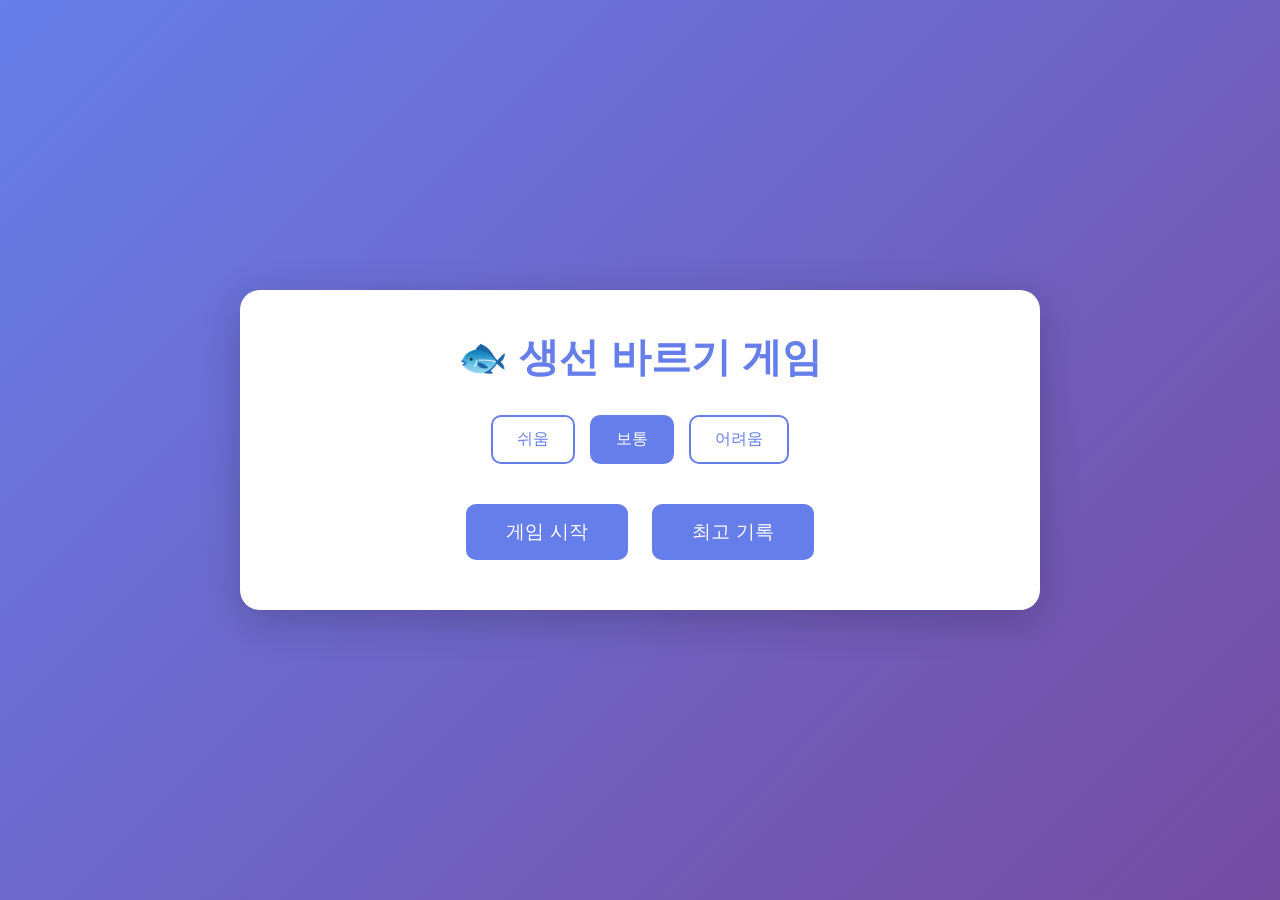
<file: index.html>
<!DOCTYPE html>
<html lang="ko">
<head>
    <meta charset="UTF-8">
    <meta name="viewport" content="width=device-width, initial-scale=1.0">
    <title>생선 바르기 게임</title>
    <style>
* {
    margin: 0;
    padding: 0;
    box-sizing: border-box;
}

body {
    font-family: 'Arial', sans-serif;
    background: linear-gradient(135deg, #667eea 0%, #764ba2 100%);
    min-height: 100vh;
    display: flex;
    justify-content: center;
    align-items: center;
    color: #333;
}

/* 화면 전환 */
.screen {
    display: none;
    width: 100%;
    max-width: 800px;
    margin: 20px;
}

.screen.active {
    display: block;
}

.container {
    background: white;
    border-radius: 20px;
    padding: 40px;
    box-shadow: 0 10px 40px rgba(0, 0, 0, 0.2);
    text-align: center;
}

/* 메인 화면 */
h1 {
    font-size: 2.5em;
    margin-bottom: 30px;
    color: #667eea;
}

h2 {
    font-size: 2em;
    margin-bottom: 20px;
    color: #667eea;
}

.difficulty-selection {
    display: flex;
    gap: 15px;
    justify-content: center;
    margin-bottom: 30px;
}

.difficulty-btn {
    padding: 12px 24px;
    font-size: 1em;
    border: 2px solid #667eea;
    background: white;
    color: #667eea;
    border-radius: 10px;
    cursor: pointer;
    transition: all 0.3s;
}

.difficulty-btn:hover {
    background: #f0f0f0;
}

.difficulty-btn.selected {
    background: #667eea;
    color: white;
}

.main-btn {
    padding: 15px 40px;
    font-size: 1.2em;
    background: #667eea;
    color: white;
    border: none;
    border-radius: 10px;
    cursor: pointer;
    margin: 10px;
    transition: all 0.3s;
}

.main-btn:hover {
    background: #5568d3;
    transform: translateY(-2px);
    box-shadow: 0 5px 15px rgba(102, 126, 234, 0.4);
}

/* 게임 화면 */
#game-screen {
    background: white;
    border-radius: 20px;
    padding: 20px;
    box-shadow: 0 10px 40px rgba(0, 0, 0, 0.2);
}

.game-header {
    display: flex;
    justify-content: space-between;
    margin-bottom: 15px;
    font-size: 1.2em;
}

.stat {
    background: #f0f0f0;
    padding: 10px 20px;
    border-radius: 10px;
}

.label {
    font-weight: bold;
    color: #667eea;
    margin-right: 5px;
}

#score, #timer {
    font-weight: bold;
    color: #333;
}

/* 진행도 바 */
.progress-bar {
    position: relative;
    background: #e0e0e0;
    height: 30px;
    border-radius: 15px;
    overflow: hidden;
    margin-bottom: 20px;
}

.progress-fill {
    height: 100%;
    background: linear-gradient(90deg, #667eea 0%, #764ba2 100%);
    width: 0%;
    transition: width 0.3s;
}

.progress-text {
    position: absolute;
    top: 50%;
    left: 50%;
    transform: translate(-50%, -50%);
    font-weight: bold;
    color: #333;
}

/* 캔버스 */
.canvas-container {
    background: #fafafa;
    border-radius: 10px;
    padding: 20px;
    margin-bottom: 15px;
    display: flex;
    justify-content: center;
    align-items: center;
    min-height: 400px;
}

#game-canvas {
    border: 2px solid #e0e0e0;
    border-radius: 10px;
    background: white;
    cursor: url('data:image/svg+xml;utf8,<svg xmlns="http://www.w3.org/2000/svg" width="32" height="32" viewBox="0 0 32 32"><defs><filter id="shadow"><feDropShadow dx="0.5" dy="0.5" stdDeviation="0.5" flood-opacity="0.3"/></filter></defs><g filter="url(%23shadow)"><rect x="8" y="2" width="2.5" height="28" rx="1.2" fill="%23D2691E" stroke="%238B4513" stroke-width="0.5"/><rect x="8.3" y="2" width="0.8" height="28" fill="%23F4A460"/><rect x="14" y="2" width="2.5" height="28" rx="1.2" fill="%23D2691E" stroke="%238B4513" stroke-width="0.5"/><rect x="14.3" y="2" width="0.8" height="28" fill="%23F4A460"/></g></svg>') 12 2, auto;
}

.game-hint {
    font-size: 1.1em;
    color: #667eea;
    padding: 10px;
}

/* 결과 화면 */
.stars {
    font-size: 3em;
    margin: 20px 0;
}

.result-stats {
    margin: 30px 0;
}

.result-stat {
    display: flex;
    justify-content: space-between;
    align-items: center;
    padding: 15px;
    margin: 10px 0;
    background: #f0f0f0;
    border-radius: 10px;
}

.result-label {
    font-weight: bold;
    color: #667eea;
}

.result-value {
    font-size: 1.3em;
    font-weight: bold;
    color: #333;
}

.result-buttons {
    display: flex;
    gap: 15px;
    justify-content: center;
    flex-wrap: wrap;
}

/* 최고 기록 화면 */
#records-list {
    margin: 20px 0;
    max-height: 400px;
    overflow-y: auto;
}

.record-item {
    display: flex;
    justify-content: space-between;
    padding: 15px;
    margin: 10px 0;
    background: #f0f0f0;
    border-radius: 10px;
}

.record-difficulty {
    font-weight: bold;
    color: #667eea;
}

.no-records {
    padding: 40px;
    color: #999;
    font-style: italic;
}

/* 반응형 디자인 */
@media (max-width: 768px) {
    h1 {
        font-size: 2em;
    }

    .container {
        padding: 20px;
    }

    .difficulty-selection {
        flex-direction: column;
    }

    .difficulty-btn {
        width: 100%;
    }

    .game-header {
        flex-direction: column;
        gap: 10px;
    }

    .stat {
        width: 100%;
    }

    .canvas-container {
        padding: 10px;
        min-height: 300px;
    }

    #game-canvas {
        max-width: 100%;
    }

    .result-buttons {
        flex-direction: column;
    }

    .main-btn {
        width: 100%;
    }
}

/* 애니메이션 */
@keyframes fadeIn {
    from {
        opacity: 0;
        transform: translateY(20px);
    }
    to {
        opacity: 1;
        transform: translateY(0);
    }
}

.screen.active {
    animation: fadeIn 0.3s ease-out;
}

@keyframes pulse {
    0%, 100% {
        transform: scale(1);
    }
    50% {
        transform: scale(1.05);
    }
}

.difficulty-btn.selected {
    animation: pulse 2s infinite;
}
    </style>
</head>
<body>
    <!-- 메인 화면 -->
    <div id="main-screen" class="screen active">
        <div class="container">
            <h1>🐟 생선 바르기 게임</h1>
            <div class="difficulty-selection">
                <button class="difficulty-btn" data-difficulty="easy">쉬움</button>
                <button class="difficulty-btn selected" data-difficulty="normal">보통</button>
                <button class="difficulty-btn" data-difficulty="hard">어려움</button>
            </div>
            <button id="start-btn" class="main-btn">게임 시작</button>
            <button id="records-btn" class="main-btn">최고 기록</button>
        </div>
    </div>

    <!-- 게임 화면 -->
    <div id="game-screen" class="screen">
        <div class="game-header">
            <div class="stat">
                <span class="label">점수:</span>
                <span id="score">0</span>
            </div>
            <div class="stat">
                <span class="label">시간:</span>
                <span id="timer">--</span>
            </div>
        </div>
        <div class="progress-bar">
            <div class="progress-fill" id="progress-fill"></div>
            <span class="progress-text" id="progress-text">0/0</span>
        </div>
        <div class="canvas-container">
            <canvas id="game-canvas"></canvas>
        </div>
        <div class="game-hint">
            💡 가시를 칼로 그어 제거하세요!
        </div>
    </div>

    <!-- 결과 화면 -->
    <div id="result-screen" class="screen">
        <div class="container">
            <h2>🎉 완료! 🎉</h2>
            <div class="stars" id="stars"></div>
            <div class="result-stats">
                <div class="result-stat">
                    <span class="result-label">최종 점수:</span>
                    <span class="result-value" id="final-score">0</span>
                </div>
                <div class="result-stat">
                    <span class="result-label">정확도:</span>
                    <span class="result-value" id="accuracy">0%</span>
                </div>
                <div class="result-stat">
                    <span class="result-label">소요 시간:</span>
                    <span class="result-value" id="time-taken">0초</span>
                </div>
            </div>
            <div class="result-buttons">
                <button id="retry-btn" class="main-btn">다시하기</button>
                <button id="home-btn" class="main-btn">메인으로</button>
            </div>
        </div>
    </div>

    <!-- 최고 기록 화면 -->
    <div id="records-screen" class="screen">
        <div class="container">
            <h2>🏆 최고 기록</h2>
            <div id="records-list">
                <!-- 기록이 여기에 표시됩니다 -->
            </div>
            <button id="records-back-btn" class="main-btn">돌아가기</button>
        </div>
    </div>

    <script>
// ========== fish.js ==========
/**
 * 생선 클래스
 * 생선의 모양, 가시(뼈) 위치 등을 관리
 */
class Fish {
    constructor(canvasWidth, canvasHeight, difficulty) {
        this.canvasWidth = canvasWidth;
        this.canvasHeight = canvasHeight;
        this.difficulty = difficulty;

        // 생선 크기 및 위치
        this.x = canvasWidth / 2;
        this.y = canvasHeight / 2;
        this.width = 300;
        this.height = 120;

        // 난이도별 가시 개수
        this.boneCount = this.getBoneCount();
        this.bones = [];
        this.generateBones();
    }

    /**
     * 난이도별 가시 개수 반환
     */
    getBoneCount() {
        switch(this.difficulty) {
            case 'easy': return 5;
            case 'normal': return 7;
            case 'hard': return 10;
            default: return 7;
        }
    }

    /**
     * 가시(뼈) 생성
     * 중앙 척추뼈와 X자 갈비뼈 구조 생성
     */
    generateBones() {
        this.bones = [];

        // 난이도에 따른 가시 개수
        const boneCount = this.difficulty === 'easy' ? 3 :
                         this.difficulty === 'normal' ? 4 : 4;

        // 척추뼈 생성 (중앙 수평선을 여러 세그먼트로)
        const spineSegments = 8;
        const spineStartX = this.x - this.width * 0.35;
        const spineEndX = this.x + this.width * 0.2;
        const spineY = this.y;
        const segmentLength = (spineEndX - spineStartX) / spineSegments;

        for (let i = 0; i < spineSegments; i++) {
            this.bones.push({
                type: 'spine',
                startX: spineStartX + i * segmentLength,
                startY: spineY,
                endX: spineStartX + (i + 1) * segmentLength,
                endY: spineY,
                removed: false
            });
        }

        // 척추뼈의 길이를 기준으로 가시 배치 위치 계산
        const spineLength = spineEndX - spineStartX;
        const boneSpacing = spineLength / (boneCount + 1);

        // 기본 가시 길이 (척추에서 멀수록 짧아짐)
        const baseRibLength = this.height * 0.35;

        // 각도 범위 (50도 ~ 60도, 라디안으로)
        const minAngle = (50 * Math.PI) / 180;
        const maxAngle = (60 * Math.PI) / 180;
        const angleStep = (maxAngle - minAngle) / (boneCount - 1);

        // 왼쪽 위 가시들 (척추뼈 왼쪽에서 위쪽으로)
        for (let i = 0; i < boneCount; i++) {
            const boneX = spineStartX + (i + 1) * boneSpacing;
            const angle = minAngle + angleStep * i; // 각도를 조금씩 다르게
            const lengthMultiplier = 1.0 - (i * 0.15); // 척추에서 멀수록 짧아짐
            const ribLength = baseRibLength * lengthMultiplier;

            this.bones.push({
                type: 'rib-left',
                startX: boneX,
                startY: spineY,
                endX: boneX - ribLength * Math.cos(angle),
                endY: spineY - ribLength * Math.sin(angle),
                removed: false
            });
        }

        // 오른쪽 아래 가시들 (척추뼈 오른쪽에서 아래쪽으로)
        for (let i = 0; i < boneCount; i++) {
            const boneX = spineStartX + (i + 1) * boneSpacing;
            const angle = minAngle + angleStep * i; // 각도를 조금씩 다르게
            const lengthMultiplier = 1.0 - (i * 0.15); // 척추에서 멀수록 짧아짐
            const ribLength = baseRibLength * lengthMultiplier;

            this.bones.push({
                type: 'rib-right',
                startX: boneX,
                startY: spineY,
                endX: boneX + ribLength * Math.cos(angle),
                endY: spineY + ribLength * Math.sin(angle),
                removed: false
            });
        }
    }

    /**
     * 깨끗하게 발라진 생선 그리기 (모든 가시 제거 완료 시)
     * 뼈대 없이 깨끗한 구운 생선 몸통만 표시
     */
    drawFilletedFish(ctx) {
        ctx.save();
        ctx.translate(this.x, this.y);

        // 그림자 효과
        ctx.shadowColor = 'rgba(0, 0, 0, 0.15)';
        ctx.shadowBlur = 15;
        ctx.shadowOffsetX = 4;
        ctx.shadowOffsetY = 4;

        // 꼬리 지느러미 - 구운 색상
        ctx.fillStyle = '#D2691E';
        ctx.strokeStyle = '#8B4513';
        ctx.lineWidth = 3;

        ctx.beginPath();
        ctx.moveTo(-this.width/2, -15);
        ctx.lineTo(-this.width/2 - 40, -35);
        ctx.lineTo(-this.width/2 - 35, 0);
        ctx.lineTo(-this.width/2 - 40, 35);
        ctx.lineTo(-this.width/2, 15);
        ctx.closePath();
        ctx.fill();
        ctx.stroke();

        // 꼬리 지느러미 디테일 선
        ctx.strokeStyle = '#A0522D';
        ctx.lineWidth = 2;
        ctx.beginPath();
        ctx.moveTo(-this.width/2 - 10, -15);
        ctx.lineTo(-this.width/2 - 35, 0);
        ctx.moveTo(-this.width/2 - 10, 15);
        ctx.lineTo(-this.width/2 - 35, 0);
        ctx.stroke();

        // 생선 몸통 (타원형) - 구운 황금빛 갈색
        const gradient = ctx.createLinearGradient(-this.width/2, -this.height/2, this.width/2, this.height/2);
        gradient.addColorStop(0, '#CD853F');
        gradient.addColorStop(0.5, '#F4A460');
        gradient.addColorStop(1, '#D2691E');

        ctx.fillStyle = gradient;
        ctx.strokeStyle = '#8B4513';
        ctx.lineWidth = 4;

        ctx.beginPath();
        ctx.ellipse(0, 0, this.width/2, this.height/2, 0, 0, Math.PI * 2);
        ctx.fill();
        ctx.stroke();

        // 배 부분 (더 밝은 황금색)
        ctx.fillStyle = 'rgba(255, 228, 181, 0.5)';
        ctx.beginPath();
        ctx.ellipse(0, this.height/6, this.width/2.5, this.height/4, 0, 0, Math.PI * 2);
        ctx.fill();

        // 그릴 자국 (구운 느낌)
        ctx.strokeStyle = 'rgba(139, 69, 19, 0.4)';
        ctx.lineWidth = 2.5;
        ctx.lineCap = 'round';
        for (let i = -this.width/2.5; i < this.width/2.5; i += 25) {
            ctx.beginPath();
            ctx.moveTo(i, -this.height/2.2);
            ctx.lineTo(i + 10, this.height/2.2);
            ctx.stroke();
        }

        ctx.shadowColor = 'transparent';

        // 등 지느러미 - 구운 색상
        ctx.fillStyle = '#CD853F';
        ctx.strokeStyle = '#8B4513';
        ctx.lineWidth = 3;

        ctx.beginPath();
        ctx.moveTo(-30, -this.height/2);
        ctx.lineTo(-20, -this.height/2 - 25);
        ctx.lineTo(0, -this.height/2 - 30);
        ctx.lineTo(20, -this.height/2 - 25);
        ctx.lineTo(30, -this.height/2);
        ctx.closePath();
        ctx.fill();
        ctx.stroke();

        // 배 지느러미 - 구운 색상
        ctx.beginPath();
        ctx.moveTo(10, this.height/2);
        ctx.lineTo(5, this.height/2 + 15);
        ctx.lineTo(20, this.height/2 + 10);
        ctx.closePath();
        ctx.fill();
        ctx.stroke();

        // 생선 눈
        const eyeX = this.width/3;
        const eyeY = -this.height/5;

        // 눈 흰자
        ctx.fillStyle = 'white';
        ctx.strokeStyle = '#333';
        ctx.lineWidth = 2;
        ctx.beginPath();
        ctx.arc(eyeX, eyeY, 14, 0, Math.PI * 2);
        ctx.fill();
        ctx.stroke();

        // 눈동자
        ctx.fillStyle = '#2C3E50';
        ctx.beginPath();
        ctx.arc(eyeX + 2, eyeY, 7, 0, Math.PI * 2);
        ctx.fill();

        // 눈 하이라이트
        ctx.fillStyle = 'white';
        ctx.beginPath();
        ctx.arc(eyeX + 4, eyeY - 2, 3, 0, Math.PI * 2);
        ctx.fill();

        // 생선 입 (미소) - 구운 색상
        ctx.strokeStyle = '#8B4513';
        ctx.lineWidth = 2.5;
        ctx.lineCap = 'round';
        ctx.beginPath();
        ctx.arc(this.width/2 - 15, 5, 10, 0.1, Math.PI * 0.8);
        ctx.stroke();

        // 아가미 - 구운 색상
        ctx.strokeStyle = '#A0522D';
        ctx.lineWidth = 2;
        for (let i = 0; i < 3; i++) {
            ctx.beginPath();
            ctx.arc(this.width/6 - i * 8, 0, 25, Math.PI * 0.6, Math.PI * 1.4);
            ctx.stroke();
        }

        // 성공 표시 (반짝이는 별 효과)
        ctx.save();
        ctx.shadowColor = 'rgba(255, 215, 0, 0.8)';
        ctx.shadowBlur = 10;

        // 별 3개 그리기
        const stars = [
            {x: -this.width/3, y: -this.height/2 - 50, size: 20},
            {x: 0, y: -this.height/2 - 60, size: 25},
            {x: this.width/3, y: -this.height/2 - 50, size: 20}
        ];

        stars.forEach(star => {
            ctx.fillStyle = '#FFD700';
            ctx.beginPath();
            for (let i = 0; i < 5; i++) {
                const angle = (i * 4 * Math.PI) / 5 - Math.PI / 2;
                const radius = i % 2 === 0 ? star.size : star.size / 2;
                const x = star.x + Math.cos(angle) * radius;
                const y = star.y + Math.sin(angle) * radius;
                if (i === 0) ctx.moveTo(x, y);
                else ctx.lineTo(x, y);
            }
            ctx.closePath();
            ctx.fill();
        });

        ctx.restore();

        ctx.restore();
    }

    /**
     * 생선 그리기
     */
    draw(ctx) {
        // 모든 가시가 제거되었으면 발라진 상태로 표시
        if (this.allBonesRemoved()) {
            this.drawFilletedFish(ctx);
            return;
        }

        console.log('Drawing fish at:', this.x, this.y);
        ctx.save();
        ctx.translate(this.x, this.y);

        // 그림자 효과
        ctx.shadowColor = 'rgba(0, 0, 0, 0.15)';
        ctx.shadowBlur = 15;
        ctx.shadowOffsetX = 4;
        ctx.shadowOffsetY = 4;

        // 꼬리 지느러미 (먼저 그려서 몸통 뒤에 위치) - 구운 색상
        ctx.fillStyle = '#D2691E';
        ctx.strokeStyle = '#8B4513';
        ctx.lineWidth = 3;

        ctx.beginPath();
        ctx.moveTo(-this.width/2, -15);
        ctx.lineTo(-this.width/2 - 40, -35);
        ctx.lineTo(-this.width/2 - 35, 0);
        ctx.lineTo(-this.width/2 - 40, 35);
        ctx.lineTo(-this.width/2, 15);
        ctx.closePath();
        ctx.fill();
        ctx.stroke();

        // 꼬리 지느러미 디테일 선
        ctx.strokeStyle = '#A0522D';
        ctx.lineWidth = 2;
        ctx.beginPath();
        ctx.moveTo(-this.width/2 - 10, -15);
        ctx.lineTo(-this.width/2 - 35, 0);
        ctx.moveTo(-this.width/2 - 10, 15);
        ctx.lineTo(-this.width/2 - 35, 0);
        ctx.stroke();

        // 생선 몸통 (타원형) - 구운 황금빛 갈색
        const gradient = ctx.createLinearGradient(-this.width/2, -this.height/2, this.width/2, this.height/2);
        gradient.addColorStop(0, '#CD853F');
        gradient.addColorStop(0.5, '#F4A460');
        gradient.addColorStop(1, '#D2691E');

        ctx.fillStyle = gradient;
        ctx.strokeStyle = '#8B4513';
        ctx.lineWidth = 4;

        ctx.beginPath();
        ctx.ellipse(0, 0, this.width/2, this.height/2, 0, 0, Math.PI * 2);
        ctx.fill();
        ctx.stroke();

        // 배 부분 (더 밝은 황금색)
        ctx.fillStyle = 'rgba(255, 228, 181, 0.5)';
        ctx.beginPath();
        ctx.ellipse(0, this.height/6, this.width/2.5, this.height/4, 0, 0, Math.PI * 2);
        ctx.fill();

        // 그릴 자국 (구운 느낌)
        ctx.strokeStyle = 'rgba(139, 69, 19, 0.4)';
        ctx.lineWidth = 2.5;
        ctx.lineCap = 'round';
        for (let i = -this.width/2.5; i < this.width/2.5; i += 25) {
            ctx.beginPath();
            ctx.moveTo(i, -this.height/2.2);
            ctx.lineTo(i + 10, this.height/2.2);
            ctx.stroke();
        }

        ctx.shadowColor = 'transparent';

        // 등 지느러미 - 구운 색상
        ctx.fillStyle = '#CD853F';
        ctx.strokeStyle = '#8B4513';
        ctx.lineWidth = 3;

        ctx.beginPath();
        ctx.moveTo(-30, -this.height/2);
        ctx.lineTo(-20, -this.height/2 - 25);
        ctx.lineTo(0, -this.height/2 - 30);
        ctx.lineTo(20, -this.height/2 - 25);
        ctx.lineTo(30, -this.height/2);
        ctx.closePath();
        ctx.fill();
        ctx.stroke();

        // 배 지느러미 - 구운 색상
        ctx.beginPath();
        ctx.moveTo(10, this.height/2);
        ctx.lineTo(5, this.height/2 + 15);
        ctx.lineTo(20, this.height/2 + 10);
        ctx.closePath();
        ctx.fill();
        ctx.stroke();

        // 생선 눈
        const eyeX = this.width/3;
        const eyeY = -this.height/5;

        // 눈 흰자
        ctx.fillStyle = 'white';
        ctx.strokeStyle = '#333';
        ctx.lineWidth = 2;
        ctx.beginPath();
        ctx.arc(eyeX, eyeY, 14, 0, Math.PI * 2);
        ctx.fill();
        ctx.stroke();

        // 눈동자
        ctx.fillStyle = '#2C3E50';
        ctx.beginPath();
        ctx.arc(eyeX + 2, eyeY, 7, 0, Math.PI * 2);
        ctx.fill();

        // 눈 하이라이트
        ctx.fillStyle = 'white';
        ctx.beginPath();
        ctx.arc(eyeX + 4, eyeY - 2, 3, 0, Math.PI * 2);
        ctx.fill();

        // 생선 입 (미소) - 구운 색상
        ctx.strokeStyle = '#8B4513';
        ctx.lineWidth = 2.5;
        ctx.lineCap = 'round';
        ctx.beginPath();
        ctx.arc(this.width/2 - 15, 5, 10, 0.1, Math.PI * 0.8);
        ctx.stroke();

        // 아가미 - 구운 색상
        ctx.strokeStyle = '#A0522D';
        ctx.lineWidth = 2;
        for (let i = 0; i < 3; i++) {
            ctx.beginPath();
            ctx.arc(this.width/6 - i * 8, 0, 25, Math.PI * 0.6, Math.PI * 1.4);
            ctx.stroke();
        }

        ctx.restore();
    }

    /**
     * 가시(뼈) 그리기
     * 중앙 척추뼈와 X자 갈비뼈를 연결된 구조로 그리기
     */
    drawBones(ctx) {
        ctx.save();

        // 제거되지 않은 뼈만 그리기
        const activeBones = this.bones.filter(bone => !bone.removed);

        if (activeBones.length === 0) return;

        // 그림자 효과
        ctx.shadowColor = 'rgba(0, 0, 0, 0.25)';
        ctx.shadowBlur = 3;
        ctx.shadowOffsetX = 2;
        ctx.shadowOffsetY = 2;

        // 척추뼈 그리기 (더 굵게)
        const spineBones = activeBones.filter(bone => bone.type === 'spine');
        if (spineBones.length > 0) {
            ctx.strokeStyle = '#999999';
            ctx.lineWidth = 5;
            ctx.lineCap = 'round';
            ctx.lineJoin = 'round';

            ctx.beginPath();
            spineBones.forEach((bone, index) => {
                if (index === 0) {
                    ctx.moveTo(bone.startX, bone.startY);
                }
                ctx.lineTo(bone.endX, bone.endY);
            });
            ctx.stroke();

            // 척추뼈 하이라이트 (입체감)
            ctx.strokeStyle = '#BBBBBB';
            ctx.lineWidth = 2;
            ctx.beginPath();
            spineBones.forEach((bone, index) => {
                if (index === 0) {
                    ctx.moveTo(bone.startX, bone.startY - 1);
                }
                ctx.lineTo(bone.endX, bone.endY - 1);
            });
            ctx.stroke();
        }

        // 가시 그리기 (왼쪽 위 + 오른쪽 아래)
        const ribBones = activeBones.filter(bone => bone.type === 'rib-left' || bone.type === 'rib-right');
        ctx.strokeStyle = '#AAAAAA';
        ctx.lineWidth = 3;
        ctx.lineCap = 'round';

        ribBones.forEach(bone => {
            ctx.beginPath();
            ctx.moveTo(bone.startX, bone.startY);
            ctx.lineTo(bone.endX, bone.endY);
            ctx.stroke();

            // 가시 하이라이트
            ctx.strokeStyle = '#CCCCCC';
            ctx.lineWidth = 1.5;
            ctx.beginPath();
            ctx.moveTo(bone.startX, bone.startY);
            const midX = (bone.startX + bone.endX) / 2;
            const midY = (bone.startY + bone.endY) / 2;
            ctx.lineTo(midX, midY);
            ctx.stroke();

            ctx.strokeStyle = '#AAAAAA';
            ctx.lineWidth = 3;
        });

        ctx.shadowColor = 'transparent';

        // 제거된 뼈 위치에 체크 마크 표시
        const removedBones = this.bones.filter(bone => bone.removed);
        removedBones.forEach(bone => {
            const centerX = (bone.startX + bone.endX) / 2;
            const centerY = (bone.startY + bone.endY) / 2;

            // 작은 체크 마크
            ctx.strokeStyle = '#4CAF50';
            ctx.lineWidth = 2;
            ctx.lineCap = 'round';
            ctx.lineJoin = 'round';
            ctx.beginPath();
            ctx.moveTo(centerX - 5, centerY);
            ctx.lineTo(centerX - 2, centerY + 3);
            ctx.lineTo(centerX + 5, centerY - 4);
            ctx.stroke();
        });

        ctx.restore();
    }

    /**
     * 특정 위치에 가시가 있는지 확인하고 제거
     * 선분과 점 사이의 거리를 계산하여 제거
     * @param {number} x - x 좌표
     * @param {number} y - y 좌표
     * @returns {boolean} - 가시를 제거했는지 여부
     */
    checkBoneRemoval(x, y) {
        for (let bone of this.bones) {
            if (!bone.removed) {
                // 점과 선분 사이의 거리 계산
                const distance = this.pointToLineDistance(
                    x, y,
                    bone.startX, bone.startY,
                    bone.endX, bone.endY
                );

                // 척추뼈는 더 넓은 범위, 갈비뼈는 좁은 범위
                const threshold = bone.type === 'spine' ? 8 : 6;

                if (distance < threshold) {
                    bone.removed = true;
                    return true;
                }
            }
        }
        return false;
    }

    /**
     * 점과 선분 사이의 최단 거리 계산
     */
    pointToLineDistance(px, py, x1, y1, x2, y2) {
        const A = px - x1;
        const B = py - y1;
        const C = x2 - x1;
        const D = y2 - y1;

        const dot = A * C + B * D;
        const lenSq = C * C + D * D;
        let param = -1;

        if (lenSq !== 0) {
            param = dot / lenSq;
        }

        let xx, yy;

        if (param < 0) {
            xx = x1;
            yy = y1;
        } else if (param > 1) {
            xx = x2;
            yy = y2;
        } else {
            xx = x1 + param * C;
            yy = y1 + param * D;
        }

        const dx = px - xx;
        const dy = py - yy;

        return Math.sqrt(dx * dx + dy * dy);
    }

    /**
     * 모든 가시가 제거되었는지 확인
     */
    allBonesRemoved() {
        return this.bones.every(bone => bone.removed);
    }

    /**
     * 제거된 가시 개수 반환
     */
    getRemovedCount() {
        return this.bones.filter(bone => bone.removed).length;
    }

    /**
     * 전체 가시 개수 반환
     */
    getTotalCount() {
        return this.bones.length;
    }
}

// ========== ui.js ==========
/**
 * UI 컨트롤러
 * 화면 전환 및 UI 업데이트 담당
 */
class UIController {
    constructor() {
        // 화면 요소들
        this.screens = {
            main: document.getElementById('main-screen'),
            game: document.getElementById('game-screen'),
            result: document.getElementById('result-screen'),
            records: document.getElementById('records-screen')
        };

        // UI 요소들
        this.elements = {
            score: document.getElementById('score'),
            timer: document.getElementById('timer'),
            progressFill: document.getElementById('progress-fill'),
            progressText: document.getElementById('progress-text'),
            stars: document.getElementById('stars'),
            finalScore: document.getElementById('final-score'),
            accuracy: document.getElementById('accuracy'),
            timeTaken: document.getElementById('time-taken'),
            recordsList: document.getElementById('records-list')
        };

        // 난이도 선택
        this.selectedDifficulty = 'normal';
        this.setupDifficultyButtons();
    }

    /**
     * 난이도 버튼 설정
     */
    setupDifficultyButtons() {
        const difficultyButtons = document.querySelectorAll('.difficulty-btn');
        difficultyButtons.forEach(btn => {
            btn.addEventListener('click', () => {
                difficultyButtons.forEach(b => b.classList.remove('selected'));
                btn.classList.add('selected');
                this.selectedDifficulty = btn.dataset.difficulty;
            });
        });
    }

    /**
     * 화면 전환
     */
    showScreen(screenName) {
        Object.values(this.screens).forEach(screen => {
            screen.classList.remove('active');
        });
        if (this.screens[screenName]) {
            this.screens[screenName].classList.add('active');
        }
    }

    /**
     * 점수 업데이트
     */
    updateScore(score) {
        this.elements.score.textContent = Math.round(score);
    }

    /**
     * 타이머 업데이트
     */
    updateTimer(seconds) {
        if (seconds === null) {
            this.elements.timer.textContent = '무제한';
        } else {
            this.elements.timer.textContent = `${seconds}초`;
        }
    }

    /**
     * 진행도 바 업데이트
     */
    updateProgress(removed, total) {
        const percentage = (removed / total) * 100;
        this.elements.progressFill.style.width = `${percentage}%`;
        this.elements.progressText.textContent = `${removed}/${total}`;
    }

    /**
     * 결과 화면 표시
     */
    showResult(stats) {
        // 별점 계산 (점수 기반)
        let starCount = 1;
        if (stats.score >= 800) starCount = 3;
        else if (stats.score >= 500) starCount = 2;

        // 별 표시
        const starHTML = '⭐'.repeat(starCount) + '☆'.repeat(3 - starCount);
        this.elements.stars.innerHTML = starHTML;

        // 통계 표시
        this.elements.finalScore.textContent = Math.round(stats.score);
        this.elements.accuracy.textContent = `${Math.round(stats.accuracy)}%`;
        this.elements.timeTaken.textContent = `${stats.timeTaken}초`;

        // 결과 화면으로 전환
        this.showScreen('result');
    }

    /**
     * 최고 기록 표시
     */
    showRecords() {
        const records = this.loadRecords();
        const recordsList = this.elements.recordsList;

        if (records.length === 0) {
            recordsList.innerHTML = '<div class="no-records">아직 기록이 없습니다</div>';
        } else {
            recordsList.innerHTML = records.map((record, index) => `
                <div class="record-item">
                    <div>
                        <div class="record-difficulty">${this.getDifficultyText(record.difficulty)}</div>
                        <div style="color: #999; font-size: 0.9em;">${record.date}</div>
                    </div>
                    <div style="text-align: right;">
                        <div style="font-size: 1.3em; font-weight: bold; color: #667eea;">
                            ${Math.round(record.score)}점
                        </div>
                        <div style="color: #999; font-size: 0.9em;">
                            정확도: ${Math.round(record.accuracy)}%
                        </div>
                    </div>
                </div>
            `).join('');
        }

        this.showScreen('records');
    }

    /**
     * 난이도 텍스트 반환
     */
    getDifficultyText(difficulty) {
        const texts = {
            'easy': '쉬움',
            'normal': '보통',
            'hard': '어려움'
        };
        return texts[difficulty] || difficulty;
    }

    /**
     * 기록 저장
     */
    saveRecord(difficulty, score, accuracy, timeTaken) {
        const records = this.loadRecords();
        const newRecord = {
            difficulty,
            score,
            accuracy,
            timeTaken,
            date: new Date().toLocaleDateString('ko-KR')
        };

        records.push(newRecord);

        // 점수 기준으로 정렬하고 상위 10개만 유지
        records.sort((a, b) => b.score - a.score);
        const topRecords = records.slice(0, 10);

        localStorage.setItem('fishGameRecords', JSON.stringify(topRecords));
    }

    /**
     * 기록 불러오기
     */
    loadRecords() {
        const saved = localStorage.getItem('fishGameRecords');
        return saved ? JSON.parse(saved) : [];
    }

    /**
     * 선택된 난이도 반환
     */
    getSelectedDifficulty() {
        return this.selectedDifficulty;
    }
}

// ========== game.js ==========
/**
 * 생선 바르기 게임 - 메인 게임 로직
 */
class FishFilletingGame {
    constructor() {
        // 캔버스 설정
        this.canvas = document.getElementById('game-canvas');
        this.ctx = this.canvas.getContext('2d');
        this.setupCanvas();

        // UI 컨트롤러
        this.ui = new UIController();

        // 게임 상태
        this.gameState = 'idle'; // idle, playing, finished
        this.fish = null;
        this.difficulty = 'normal';

        // 점수 관련
        this.score = 0;
        this.totalCuts = 0;
        this.accurateCuts = 0;

        // 타이머 관련
        this.timeLimit = null;
        this.remainingTime = null;
        this.timerInterval = null;
        this.startTime = null;

        // 드래그 관련
        this.isDragging = false;
        this.dragPath = [];
        this.lastCheckPoint = null;

        // 이벤트 리스너 설정
        this.setupEventListeners();

        // 초기 화면
        this.ui.showScreen('main');
    }

    /**
     * 캔버스 크기 설정
     */
    setupCanvas() {
        const container = this.canvas.parentElement;
        const maxWidth = 600;
        const maxHeight = 400;

        // 컨테이너 크기를 가져오되, 최소값 보장
        const containerWidth = container.clientWidth || 640;
        this.canvas.width = Math.min(maxWidth, Math.max(400, containerWidth - 40));
        this.canvas.height = maxHeight;

        console.log('Canvas size:', this.canvas.width, 'x', this.canvas.height);
    }

    /**
     * 이벤트 리스너 설정
     */
    setupEventListeners() {
        // 메인 화면 버튼들
        document.getElementById('start-btn').addEventListener('click', () => {
            this.startGame();
        });

        document.getElementById('records-btn').addEventListener('click', () => {
            this.ui.showRecords();
        });

        // 결과 화면 버튼들
        document.getElementById('retry-btn').addEventListener('click', () => {
            this.startGame();
        });

        document.getElementById('home-btn').addEventListener('click', () => {
            this.ui.showScreen('main');
        });

        // 최고 기록 화면 버튼
        document.getElementById('records-back-btn').addEventListener('click', () => {
            this.ui.showScreen('main');
        });

        // 캔버스 마우스 이벤트 (데스크톱)
        this.canvas.addEventListener('mousedown', (e) => this.handleDragStart(e));
        this.canvas.addEventListener('mousemove', (e) => this.handleDragMove(e));
        this.canvas.addEventListener('mouseup', (e) => this.handleDragEnd(e));
        this.canvas.addEventListener('mouseleave', (e) => this.handleDragEnd(e));

        // 캔버스 터치 이벤트 (모바일)
        this.canvas.addEventListener('touchstart', (e) => {
            e.preventDefault();
            this.handleDragStart(e.touches[0]);
        });
        this.canvas.addEventListener('touchmove', (e) => {
            e.preventDefault();
            this.handleDragMove(e.touches[0]);
        });
        this.canvas.addEventListener('touchend', (e) => {
            e.preventDefault();
            this.handleDragEnd(e);
        });

        // 윈도우 리사이즈
        window.addEventListener('resize', () => {
            if (this.gameState === 'playing') {
                this.setupCanvas();
                this.render();
            }
        });
    }

    /**
     * 게임 시작
     */
    startGame() {
        // 난이도 가져오기
        this.difficulty = this.ui.getSelectedDifficulty();

        // 타이머 설정
        switch(this.difficulty) {
            case 'easy':
                this.timeLimit = null; // 무제한
                break;
            case 'normal':
                this.timeLimit = 60;
                break;
            case 'hard':
                this.timeLimit = 45;
                break;
        }

        // UI 화면 먼저 전환 (캔버스가 보이도록)
        this.ui.showScreen('game');

        // 캔버스 크기 재설정 (화면이 보이는 상태에서)
        setTimeout(() => {
            this.setupCanvas();

            // 게임 상태 초기화
            this.gameState = 'playing';
            this.score = 0;
            this.totalCuts = 0;
            this.accurateCuts = 0;
            this.remainingTime = this.timeLimit;
            this.startTime = Date.now();

            // 생선 생성
            this.fish = new Fish(this.canvas.width, this.canvas.height, this.difficulty);
            console.log('Fish created at:', this.fish.x, this.fish.y, 'Size:', this.fish.width, this.fish.height);
            console.log('Bones:', this.fish.bones.length);

            // UI 업데이트
            this.ui.updateScore(this.score);
            this.ui.updateTimer(this.remainingTime);
            this.ui.updateProgress(0, this.fish.getTotalCount());

            // 타이머 시작
            if (this.timeLimit !== null) {
                this.startTimer();
            }

            // 렌더링 시작
            this.render();
        }, 50); // 화면 전환 후 약간의 딜레이
    }

    /**
     * 타이머 시작
     */
    startTimer() {
        if (this.timerInterval) {
            clearInterval(this.timerInterval);
        }

        this.timerInterval = setInterval(() => {
            this.remainingTime--;
            this.ui.updateTimer(this.remainingTime);

            if (this.remainingTime <= 0) {
                this.endGame();
            }
        }, 1000);
    }

    /**
     * 드래그 시작
     */
    handleDragStart(e) {
        if (this.gameState !== 'playing') return;

        this.isDragging = true;
        this.dragPath = [];

        const point = this.getCanvasPoint(e);
        this.dragPath.push(point);
        this.lastCheckPoint = point;
    }

    /**
     * 드래그 중
     */
    handleDragMove(e) {
        if (!this.isDragging || this.gameState !== 'playing') return;

        const point = this.getCanvasPoint(e);
        this.dragPath.push(point);

        // 드래그 경로를 따라 가시 제거 체크
        this.checkBoneRemovalAlongPath(point);

        this.render();
    }

    /**
     * 드래그 종료
     */
    handleDragEnd(e) {
        if (this.gameState !== 'playing') return;

        this.isDragging = false;
        this.dragPath = [];
        this.lastCheckPoint = null;
        this.totalCuts++;

        this.render();
    }

    /**
     * 캔버스 좌표 계산
     */
    getCanvasPoint(e) {
        const rect = this.canvas.getBoundingClientRect();
        return {
            x: (e.clientX - rect.left) * (this.canvas.width / rect.width),
            y: (e.clientY - rect.top) * (this.canvas.height / rect.height)
        };
    }

    /**
     * 드래그 경로를 따라 가시 제거 체크
     */
    checkBoneRemovalAlongPath(currentPoint) {
        if (!this.lastCheckPoint) {
            this.lastCheckPoint = currentPoint;
            return;
        }

        // 마지막 체크 포인트부터 현재 포인트까지의 경로를 따라 체크
        const dx = currentPoint.x - this.lastCheckPoint.x;
        const dy = currentPoint.y - this.lastCheckPoint.y;
        const distance = Math.sqrt(dx * dx + dy * dy);
        const steps = Math.ceil(distance / 2); // 2픽셀마다 체크

        for (let i = 0; i <= steps; i++) {
            const t = i / steps;
            const x = this.lastCheckPoint.x + dx * t;
            const y = this.lastCheckPoint.y + dy * t;

            if (this.fish.checkBoneRemoval(x, y)) {
                this.accurateCuts++;
                this.updateScore();
                this.updateProgress();
                this.checkGameCompletion();
            }
        }

        this.lastCheckPoint = currentPoint;
    }

    /**
     * 점수 업데이트
     */
    updateScore() {
        const removedCount = this.fish.getRemovedCount();
        this.score = removedCount * 100;
        this.ui.updateScore(this.score);
    }

    /**
     * 진행도 업데이트
     */
    updateProgress() {
        const removedCount = this.fish.getRemovedCount();
        const totalCount = this.fish.getTotalCount();
        this.ui.updateProgress(removedCount, totalCount);
    }

    /**
     * 게임 완료 체크
     */
    checkGameCompletion() {
        if (this.fish.allBonesRemoved()) {
            setTimeout(() => {
                this.endGame();
            }, 500); // 약간의 딜레이 후 종료
        }
    }

    /**
     * 게임 종료
     */
    endGame() {
        if (this.gameState !== 'playing') return;

        this.gameState = 'finished';

        // 타이머 정지
        if (this.timerInterval) {
            clearInterval(this.timerInterval);
            this.timerInterval = null;
        }

        // 최종 점수 계산
        const removedCount = this.fish.getRemovedCount();
        const totalCount = this.fish.getTotalCount();

        // 기본 점수
        let finalScore = removedCount * 100;

        // 정확도 보너스
        const accuracy = this.totalCuts > 0 ? (this.accurateCuts / this.totalCuts) * 100 : 0;
        const accuracyBonus = (accuracy / 100) * 500;
        finalScore += accuracyBonus;

        // 시간 보너스 (시간 제한이 있는 경우)
        if (this.timeLimit !== null && this.remainingTime > 0) {
            const timeBonus = this.remainingTime * 10;
            finalScore += timeBonus;
        }

        // 소요 시간 계산
        const timeTaken = this.timeLimit !== null
            ? this.timeLimit - this.remainingTime
            : Math.floor((Date.now() - this.startTime) / 1000);

        // 결과 저장
        this.ui.saveRecord(this.difficulty, finalScore, accuracy, timeTaken);

        // 결과 화면 표시
        this.ui.showResult({
            score: finalScore,
            accuracy: accuracy,
            timeTaken: timeTaken
        });
    }

    /**
     * 렌더링
     */
    render() {
        // 캔버스 클리어
        this.ctx.clearRect(0, 0, this.canvas.width, this.canvas.height);

        if (this.gameState !== 'playing') {
            console.log('Not rendering, gameState:', this.gameState);
            return;
        }

        // 생선 그리기
        if (this.fish) {
            console.log('Rendering fish and bones');
            this.fish.draw(this.ctx);
            this.fish.drawBones(this.ctx);
        } else {
            console.log('No fish to render!');
        }

        // 드래그 경로 그리기
        if (this.isDragging && this.dragPath.length > 1) {
            this.ctx.strokeStyle = '#667eea';
            this.ctx.lineWidth = 3;
            this.ctx.lineCap = 'round';
            this.ctx.lineJoin = 'round';
            this.ctx.globalAlpha = 0.5;

            this.ctx.beginPath();
            this.ctx.moveTo(this.dragPath[0].x, this.dragPath[0].y);

            for (let i = 1; i < this.dragPath.length; i++) {
                this.ctx.lineTo(this.dragPath[i].x, this.dragPath[i].y);
            }

            this.ctx.stroke();
            this.ctx.globalAlpha = 1.0;
        }

        // 게임이 진행 중이면 계속 렌더링
        if (this.gameState === 'playing') {
            requestAnimationFrame(() => this.render());
        }
    }
}

// 게임 시작
let game;
window.addEventListener('DOMContentLoaded', () => {
    game = new FishFilletingGame();
});
    </script>
</body>
</html>
</file>
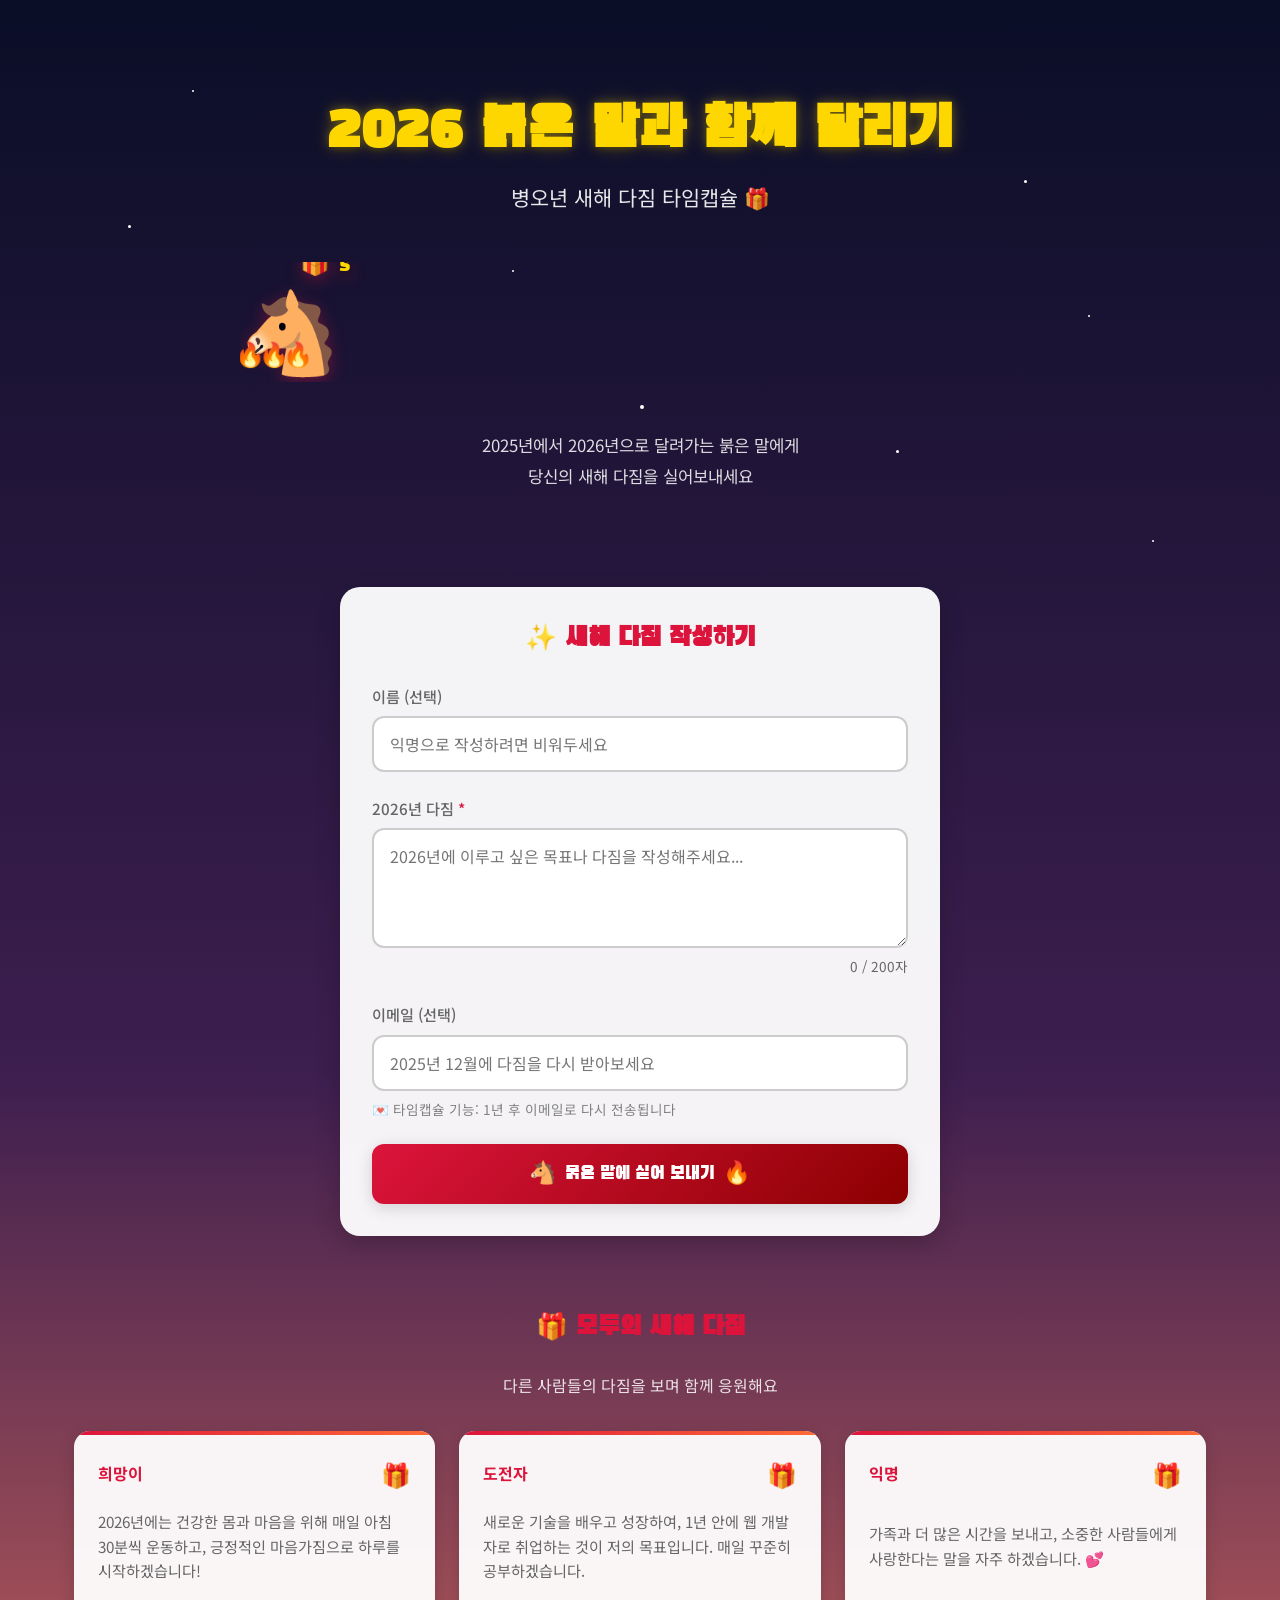
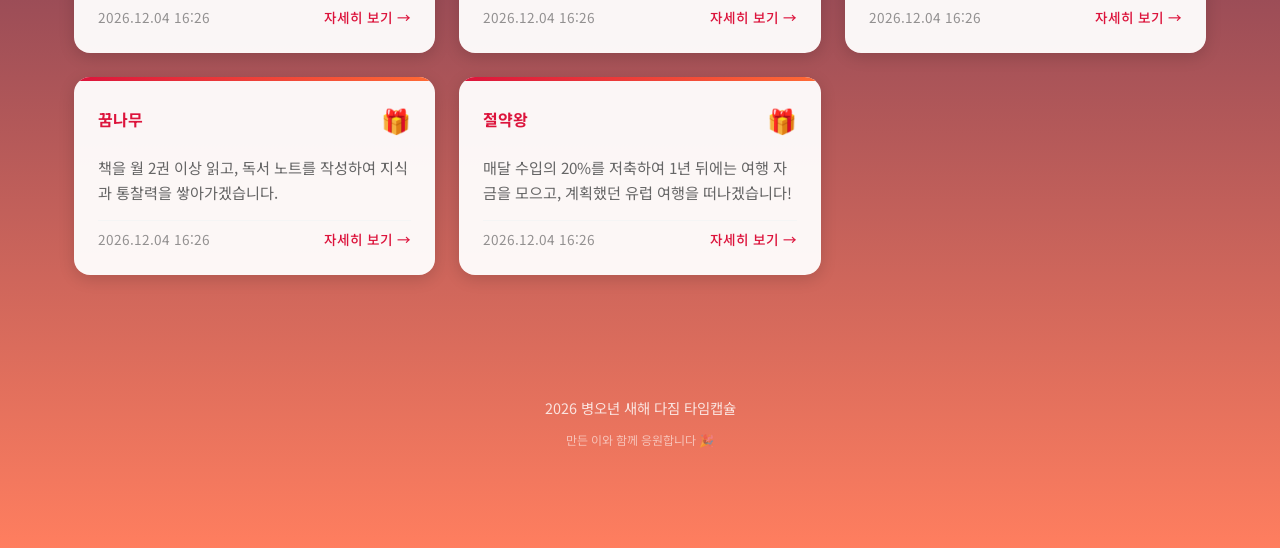
<file: timecapsule/index.html>
<!DOCTYPE html>
<html lang="ko">
<head>
    <meta charset="UTF-8">
    <meta name="viewport" content="width=device-width, initial-scale=1.0, user-scalable=no">
    <meta name="description" content="2026 병오년 붉은 말과 함께 달리기 - 새해 다짐 타임캡슐">
    <meta name="keywords" content="2026, 새해, 다짐, 타임캡슐, 병오년, 붉은말">
    <meta name="theme-color" content="#DC143C">

    <title>2026 붉은 말과 함께 달리기 | 타임캡슐</title>

    <!-- Google Fonts -->
    <link rel="preconnect" href="https://fonts.googleapis.com">
    <link rel="preconnect" href="https://fonts.gstatic.com" crossorigin>
    <link href="https://fonts.googleapis.com/css2?family=Black+Han+Sans&family=Noto+Sans+KR:wght@400;500;700&display=swap" rel="stylesheet">

    <!-- Stylesheet -->
    <link rel="stylesheet" href="css/style.css">
</head>
<body>
    <!-- Background Stars -->
    <div class="stars-container" aria-hidden="true">
        <div class="star"></div>
        <div class="star"></div>
        <div class="star"></div>
        <div class="star"></div>
        <div class="star"></div>
        <div class="star"></div>
        <div class="star"></div>
        <div class="star"></div>
        <div class="star"></div>
        <div class="star"></div>
    </div>

    <!-- Main Container -->
    <main class="main-container">
        <!-- Header Section -->
        <header class="header-section">
            <h1 class="main-title">
                2026 붉은 말과 함께 달리기
            </h1>
            <p class="subtitle">
                병오년 새해 다짐 타임캡슐 🎁
            </p>

            <!-- Red Horse Animation -->
            <div class="horse-container" aria-label="붉은 말 애니메이션">
                <div class="horse-track">
                    <div class="horse">
                        🐴
                        <span class="gift-bundle" id="giftCount">🎁 <span class="count">5</span></span>
                    </div>
                    <div class="flame-effects">
                        <span class="flame">🔥</span>
                        <span class="flame">🔥</span>
                        <span class="flame">🔥</span>
                    </div>
                </div>
            </div>

            <p class="header-description">
                2025년에서 2026년으로 달려가는 붉은 말에게<br>
                당신의 새해 다짐을 실어보내세요
            </p>
        </header>

        <!-- Resolution Form Section -->
        <section class="resolution-section">
            <h2 class="section-title">✨ 새해 다짐 작성하기</h2>

            <form id="resolutionForm" class="resolution-form">
                <div class="form-group">
                    <label for="userName" class="form-label">
                        이름 (선택)
                    </label>
                    <input
                        type="text"
                        id="userName"
                        name="userName"
                        class="form-input"
                        placeholder="익명으로 작성하려면 비워두세요"
                        maxlength="20"
                    >
                </div>

                <div class="form-group">
                    <label for="resolution" class="form-label">
                        2026년 다짐 <span class="required">*</span>
                    </label>
                    <textarea
                        id="resolution"
                        name="resolution"
                        class="form-textarea"
                        placeholder="2026년에 이루고 싶은 목표나 다짐을 작성해주세요..."
                        maxlength="200"
                        required
                    ></textarea>
                    <div class="char-counter">
                        <span id="charCount">0</span> / 200자
                    </div>
                </div>

                <div class="form-group">
                    <label for="userEmail" class="form-label">
                        이메일 (선택)
                    </label>
                    <input
                        type="email"
                        id="userEmail"
                        name="userEmail"
                        class="form-input"
                        placeholder="2025년 12월에 다짐을 다시 받아보세요"
                    >
                    <small class="form-hint">
                        💌 타임캡슐 기능: 1년 후 이메일로 다시 전송됩니다
                    </small>
                </div>

                <button type="submit" class="submit-btn">
                    <span class="btn-icon">🐴</span>
                    붉은 말에 실어 보내기
                    <span class="btn-icon">🔥</span>
                </button>
            </form>
        </section>

        <!-- Success Message -->
        <div id="successMessage" class="success-message" role="alert" aria-live="polite">
            <div class="success-content">
                <span class="success-icon">✅</span>
                <p class="success-text">다짐이 붉은 말에 실렸습니다!</p>
            </div>
        </div>

        <!-- Resolutions Gallery Section -->
        <section class="gallery-section">
            <h2 class="section-title">🎁 모두의 새해 다짐</h2>
            <p class="gallery-description">
                다른 사람들의 다짐을 보며 함께 응원해요
            </p>

            <div id="galleryGrid" class="gallery-grid">
                <!-- Resolution cards will be dynamically added here -->
            </div>
        </section>

        <!-- Footer -->
        <footer class="footer">
            <p class="footer-text">
                2026 병오년 새해 다짐 타임캡슐<br>
                <small>만든 이와 함께 응원합니다 🎉</small>
            </p>
        </footer>
    </main>

    <!-- Modal for Resolution Detail -->
    <div id="resolutionModal" class="modal" role="dialog" aria-modal="true" aria-labelledby="modalTitle">
        <div class="modal-backdrop" aria-label="닫기"></div>
        <div class="modal-content">
            <button class="modal-close" aria-label="닫기">×</button>
            <div class="modal-body">
                <h3 id="modalTitle" class="modal-title"></h3>
                <p id="modalResolution" class="modal-resolution"></p>
                <div class="modal-meta">
                    <span id="modalDate" class="modal-date"></span>
                </div>
            </div>
        </div>
    </div>

    <!-- JavaScript -->
    <script src="js/app.js"></script>
</body>
</html>
</file>
<file: timecapsule/css/style.css>
/* ============================================
   2026 Red Horse Time Capsule - Stylesheet
   Mobile-First Responsive Design
   ============================================ */

/* ============================================
   CSS Variables - Design System
   ============================================ */
:root {
    /* Primary Colors */
    --flame-red: #DC143C;
    --deep-red: #8B0000;
    --gold: #FFD700;
    --orange: #FF6B35;

    /* Background Colors */
    --night-sky: #0A0E27;
    --dawn-purple: #3D1E4F;
    --horizon-orange: #FF7E5F;

    /* Neutral Colors */
    --white: #ffffff;
    --light-gray: #f5f5f5;
    --gray: #cccccc;
    --dark-gray: #666666;

    /* Shadows */
    --shadow-sm: 0 2px 8px rgba(0, 0, 0, 0.1);
    --shadow-md: 0 4px 16px rgba(0, 0, 0, 0.15);
    --shadow-lg: 0 8px 24px rgba(0, 0, 0, 0.2);

    /* Spacing */
    --spacing-xs: 8px;
    --spacing-sm: 16px;
    --spacing-md: 24px;
    --spacing-lg: 32px;
    --spacing-xl: 48px;

    /* Border Radius */
    --radius-sm: 8px;
    --radius-md: 12px;
    --radius-lg: 16px;
    --radius-xl: 20px;

    /* Transitions */
    --transition-fast: 0.2s ease;
    --transition-normal: 0.3s ease;
    --transition-slow: 0.5s ease;
}

/* ============================================
   Reset & Base Styles
   ============================================ */
* {
    margin: 0;
    padding: 0;
    box-sizing: border-box;
}

html {
    font-size: 16px;
    scroll-behavior: smooth;
}

body {
    font-family: 'Noto Sans KR', sans-serif;
    font-size: clamp(0.95rem, 2vw, 1rem);
    line-height: 1.6;
    color: var(--white);
    background: linear-gradient(
        180deg,
        var(--night-sky) 0%,
        var(--dawn-purple) 50%,
        var(--horizon-orange) 100%
    );
    min-height: 100vh;
    overflow-x: hidden;
    -webkit-font-smoothing: antialiased;
    -moz-osx-font-smoothing: grayscale;

    /* Remove touch highlights on mobile */
    -webkit-tap-highlight-color: transparent;
}

/* ============================================
   Background Stars Animation
   ============================================ */
.stars-container {
    position: fixed;
    top: 0;
    left: 0;
    width: 100%;
    height: 100%;
    pointer-events: none;
    z-index: 0;
    overflow: hidden;
}

.star {
    position: absolute;
    background: var(--white);
    border-radius: 50%;
    animation: twinkle 3s infinite ease-in-out;
}

/* Generate random star positions and sizes */
.star:nth-child(1) {
    width: 2px;
    height: 2px;
    top: 10%;
    left: 15%;
    animation-delay: 0s;
}

.star:nth-child(2) {
    width: 3px;
    height: 3px;
    top: 20%;
    left: 80%;
    animation-delay: 0.5s;
}

.star:nth-child(3) {
    width: 2px;
    height: 2px;
    top: 30%;
    left: 40%;
    animation-delay: 1s;
}

.star:nth-child(4) {
    width: 4px;
    height: 4px;
    top: 15%;
    left: 60%;
    animation-delay: 1.5s;
}

.star:nth-child(5) {
    width: 2px;
    height: 2px;
    top: 40%;
    left: 25%;
    animation-delay: 2s;
}

.star:nth-child(6) {
    width: 3px;
    height: 3px;
    top: 50%;
    left: 70%;
    animation-delay: 0.3s;
}

.star:nth-child(7) {
    width: 2px;
    height: 2px;
    top: 60%;
    left: 90%;
    animation-delay: 1.2s;
}

.star:nth-child(8) {
    width: 3px;
    height: 3px;
    top: 25%;
    left: 10%;
    animation-delay: 1.8s;
}

.star:nth-child(9) {
    width: 2px;
    height: 2px;
    top: 35%;
    left: 85%;
    animation-delay: 0.8s;
}

.star:nth-child(10) {
    width: 4px;
    height: 4px;
    top: 45%;
    left: 50%;
    animation-delay: 2.5s;
}

@keyframes twinkle {
    0%, 100% {
        opacity: 0.3;
        transform: scale(1);
    }
    50% {
        opacity: 1;
        transform: scale(1.2);
    }
}

/* ============================================
   Main Container
   ============================================ */
.main-container {
    position: relative;
    z-index: 1;
    max-width: 1400px;
    margin: 0 auto;
    padding: clamp(15px, 3vw, 25px);
}

/* ============================================
   Header Section
   ============================================ */
.header-section {
    text-align: center;
    padding: var(--spacing-xl) var(--spacing-sm);
    animation: fadeInDown 1s ease-out;
}

.main-title {
    font-family: 'Black Han Sans', sans-serif;
    font-size: clamp(2rem, 5vw, 3.5rem);
    color: var(--gold);
    text-shadow:
        0 0 10px rgba(255, 215, 0, 0.3),
        0 0 20px rgba(255, 215, 0, 0.2),
        0 4px 8px rgba(0, 0, 0, 0.3);
    margin-bottom: var(--spacing-sm);
    line-height: 1.2;
}

.subtitle {
    font-size: clamp(1rem, 2.5vw, 1.3rem);
    color: var(--white);
    margin-bottom: var(--spacing-xl);
    opacity: 0.9;
}

.header-description {
    font-size: clamp(0.9rem, 2vw, 1.05rem);
    color: var(--white);
    opacity: 0.85;
    margin-top: var(--spacing-lg);
    line-height: 1.8;
}

/* ============================================
   Red Horse Animation
   ============================================ */
.horse-container {
    position: relative;
    width: 100%;
    max-width: 800px;
    height: 120px;
    margin: var(--spacing-xl) auto;
    overflow: hidden;
}

.horse-track {
    position: relative;
    width: 100%;
    height: 100%;
}

.horse {
    position: absolute;
    font-size: clamp(3rem, 8vw, 5rem);
    animation: gallop 8s infinite linear;
    filter: drop-shadow(0 4px 8px rgba(220, 20, 60, 0.4));
}

.gift-bundle {
    position: absolute;
    top: -20px;
    right: -10px;
    font-size: clamp(1.2rem, 3vw, 1.5rem);
    animation: bounce 0.6s infinite ease-in-out;
}

.gift-bundle .count {
    font-family: 'Black Han Sans', sans-serif;
    font-size: clamp(1rem, 2.5vw, 1.2rem);
    color: var(--gold);
    margin-left: 4px;
    text-shadow: 0 2px 4px rgba(0, 0, 0, 0.3);
}

.flame-effects {
    position: absolute;
    bottom: 10px;
    animation: flameMove 8s infinite linear;
}

.flame {
    display: inline-block;
    font-size: clamp(1rem, 2.5vw, 1.5rem);
    margin: 0 -5px;
    animation: flicker 0.3s infinite alternate;
}

.flame:nth-child(2) {
    animation-delay: 0.1s;
}

.flame:nth-child(3) {
    animation-delay: 0.2s;
}

@keyframes gallop {
    0% {
        left: -10%;
        transform: translateY(0px);
    }
    25% {
        transform: translateY(-10px);
    }
    50% {
        transform: translateY(0px);
    }
    75% {
        transform: translateY(-10px);
    }
    100% {
        left: 110%;
        transform: translateY(0px);
    }
}

@keyframes flameMove {
    0% {
        left: -10%;
    }
    100% {
        left: 110%;
    }
}

@keyframes bounce {
    0%, 100% {
        transform: translateY(0px);
    }
    50% {
        transform: translateY(-8px);
    }
}

@keyframes flicker {
    0% {
        opacity: 1;
        transform: scale(1);
    }
    100% {
        opacity: 0.7;
        transform: scale(0.95);
    }
}

@keyframes fadeInDown {
    from {
        opacity: 0;
        transform: translateY(-30px);
    }
    to {
        opacity: 1;
        transform: translateY(0);
    }
}

/* ============================================
   Resolution Form Section
   ============================================ */
.resolution-section {
    max-width: 600px;
    margin: var(--spacing-xl) auto;
    padding: var(--spacing-md);
    background: rgba(255, 255, 255, 0.95);
    border-radius: var(--radius-xl);
    box-shadow: var(--shadow-lg);
    animation: fadeInUp 1s ease-out 0.3s both;
}

.section-title {
    font-family: 'Black Han Sans', sans-serif;
    font-size: clamp(1.3rem, 3vw, 1.6rem);
    color: var(--flame-red);
    text-align: center;
    margin-bottom: var(--spacing-md);
}

.resolution-form {
    display: flex;
    flex-direction: column;
    gap: var(--spacing-md);
}

.form-group {
    display: flex;
    flex-direction: column;
    gap: var(--spacing-xs);
}

.form-label {
    font-weight: 500;
    color: var(--dark-gray);
    font-size: 0.95rem;
}

.required {
    color: var(--flame-red);
}

.form-input,
.form-textarea {
    width: 100%;
    padding: 14px 16px;
    border: 2px solid var(--gray);
    border-radius: var(--radius-md);
    font-family: 'Noto Sans KR', sans-serif;
    font-size: 1rem;
    color: var(--dark-gray);
    transition: all var(--transition-normal);
    background: var(--white);
}

.form-input:focus,
.form-textarea:focus {
    outline: none;
    border-color: var(--flame-red);
    box-shadow: 0 0 0 3px rgba(220, 20, 60, 0.1);
}

.form-textarea {
    min-height: 120px;
    resize: vertical;
    line-height: 1.6;
}

.char-counter {
    text-align: right;
    font-size: 0.85rem;
    color: var(--dark-gray);
}

.form-hint {
    font-size: 0.85rem;
    color: var(--dark-gray);
    opacity: 0.8;
}

.submit-btn {
    width: 100%;
    padding: 16px 24px;
    background: linear-gradient(135deg, var(--flame-red) 0%, var(--deep-red) 100%);
    color: var(--white);
    border: none;
    border-radius: var(--radius-md);
    font-family: 'Black Han Sans', sans-serif;
    font-size: clamp(1rem, 2.5vw, 1.15rem);
    cursor: pointer;
    transition: all var(--transition-normal);
    box-shadow: var(--shadow-md);
    display: flex;
    align-items: center;
    justify-content: center;
    gap: var(--spacing-xs);
    min-height: 44px; /* Touch target */
}

.submit-btn:hover {
    transform: translateY(-2px);
    box-shadow: 0 6px 20px rgba(220, 20, 60, 0.4);
}

.submit-btn:active {
    transform: translateY(0px) scale(0.98);
}

.btn-icon {
    font-size: 1.2em;
}

@keyframes fadeInUp {
    from {
        opacity: 0;
        transform: translateY(30px);
    }
    to {
        opacity: 1;
        transform: translateY(0);
    }
}

/* ============================================
   Success Message
   ============================================ */
.success-message {
    position: fixed;
    top: 20px;
    left: 50%;
    transform: translateX(-50%) translateY(-100px);
    background: linear-gradient(135deg, #10b981 0%, #059669 100%);
    color: var(--white);
    padding: 16px 24px;
    border-radius: var(--radius-lg);
    box-shadow: var(--shadow-lg);
    z-index: 1000;
    opacity: 0;
    transition: all var(--transition-normal);
    pointer-events: none;
}

.success-message.show {
    opacity: 1;
    transform: translateX(-50%) translateY(0);
    pointer-events: auto;
}

.success-content {
    display: flex;
    align-items: center;
    gap: var(--spacing-sm);
}

.success-icon {
    font-size: 1.5rem;
}

.success-text {
    font-weight: 500;
    font-size: 1rem;
}

/* ============================================
   Gallery Section
   ============================================ */
.gallery-section {
    margin: var(--spacing-xl) auto;
    padding: var(--spacing-md);
}

.gallery-description {
    text-align: center;
    font-size: clamp(0.9rem, 2vw, 1rem);
    color: var(--white);
    opacity: 0.85;
    margin-bottom: var(--spacing-lg);
}

.gallery-grid {
    display: grid;
    grid-template-columns: 1fr;
    gap: var(--spacing-md);
    animation: fadeInUp 1s ease-out 0.6s both;
}

/* ============================================
   Resolution Card
   ============================================ */
.resolution-card {
    background: rgba(255, 255, 255, 0.95);
    border-radius: var(--radius-lg);
    padding: var(--spacing-md);
    box-shadow: var(--shadow-md);
    cursor: pointer;
    transition: all var(--transition-normal);
    min-height: 150px;
    display: flex;
    flex-direction: column;
    justify-content: space-between;
    position: relative;
    overflow: hidden;
}

.resolution-card::before {
    content: '';
    position: absolute;
    top: 0;
    left: 0;
    width: 100%;
    height: 4px;
    background: linear-gradient(90deg, var(--flame-red) 0%, var(--orange) 100%);
}

.resolution-card:hover,
.resolution-card:active {
    transform: translateY(-4px) scale(1.02);
    box-shadow: 0 8px 24px rgba(220, 20, 60, 0.3);
}

.card-header {
    display: flex;
    align-items: center;
    justify-content: space-between;
    margin-bottom: var(--spacing-sm);
}

.card-author {
    font-weight: 700;
    color: var(--flame-red);
    font-size: 1rem;
}

.card-icon {
    font-size: 1.5rem;
}

.card-resolution {
    color: var(--dark-gray);
    font-size: 0.95rem;
    line-height: 1.6;
    margin-bottom: var(--spacing-sm);
    display: -webkit-box;
    -webkit-line-clamp: 3;
    -webkit-box-orient: vertical;
    overflow: hidden;
    text-overflow: ellipsis;
}

.card-footer {
    display: flex;
    align-items: center;
    justify-content: space-between;
    padding-top: var(--spacing-xs);
    border-top: 1px solid var(--light-gray);
}

.card-date {
    font-size: 0.85rem;
    color: var(--dark-gray);
    opacity: 0.7;
}

.card-read-more {
    font-size: 0.85rem;
    color: var(--flame-red);
    font-weight: 500;
}

/* ============================================
   Modal
   ============================================ */
.modal {
    position: fixed;
    top: 0;
    left: 0;
    width: 100%;
    height: 100%;
    z-index: 2000;
    display: none;
    align-items: center;
    justify-content: center;
    padding: var(--spacing-md);
}

.modal.active {
    display: flex;
}

.modal-backdrop {
    position: absolute;
    top: 0;
    left: 0;
    width: 100%;
    height: 100%;
    background: rgba(10, 14, 39, 0.8);
    backdrop-filter: blur(4px);
    animation: fadeIn 0.3s ease-out;
}

.modal-content {
    position: relative;
    background: var(--white);
    border-radius: var(--radius-xl);
    max-width: 600px;
    width: 100%;
    max-height: 80vh;
    overflow-y: auto;
    box-shadow: 0 20px 60px rgba(0, 0, 0, 0.3);
    animation: slideUp 0.3s ease-out;
}

.modal-close {
    position: absolute;
    top: 16px;
    right: 16px;
    width: 36px;
    height: 36px;
    border: none;
    background: var(--light-gray);
    border-radius: 50%;
    font-size: 1.5rem;
    color: var(--dark-gray);
    cursor: pointer;
    transition: all var(--transition-fast);
    display: flex;
    align-items: center;
    justify-content: center;
    z-index: 1;
}

.modal-close:hover {
    background: var(--gray);
    transform: scale(1.1);
}

.modal-close:active {
    transform: scale(0.95);
}

.modal-body {
    padding: var(--spacing-xl);
}

.modal-title {
    font-family: 'Black Han Sans', sans-serif;
    font-size: 1.5rem;
    color: var(--flame-red);
    margin-bottom: var(--spacing-md);
    padding-right: 40px;
}

.modal-resolution {
    color: var(--dark-gray);
    font-size: 1.05rem;
    line-height: 1.8;
    margin-bottom: var(--spacing-lg);
    white-space: pre-wrap;
}

.modal-meta {
    padding-top: var(--spacing-md);
    border-top: 2px solid var(--light-gray);
}

.modal-date {
    font-size: 0.9rem;
    color: var(--dark-gray);
    opacity: 0.7;
}

@keyframes fadeIn {
    from {
        opacity: 0;
    }
    to {
        opacity: 1;
    }
}

@keyframes slideUp {
    from {
        opacity: 0;
        transform: translateY(40px);
    }
    to {
        opacity: 1;
        transform: translateY(0);
    }
}

/* ============================================
   Footer
   ============================================ */
.footer {
    text-align: center;
    padding: var(--spacing-xl) var(--spacing-md);
    margin-top: var(--spacing-xl);
}

.footer-text {
    color: var(--white);
    opacity: 0.8;
    font-size: 0.9rem;
    line-height: 1.8;
}

.footer-text small {
    display: block;
    margin-top: var(--spacing-xs);
    opacity: 0.7;
}

/* ============================================
   Responsive Design - Tablet (600px+)
   ============================================ */
@media (min-width: 600px) {
    .main-container {
        padding: clamp(20px, 4vw, 35px);
    }

    .resolution-section {
        padding: var(--spacing-lg);
    }

    .gallery-grid {
        grid-template-columns: repeat(2, 1fr);
    }
}

/* ============================================
   Responsive Design - Desktop (900px+)
   ============================================ */
@media (min-width: 900px) {
    .main-container {
        padding: clamp(25px, 5vw, 50px);
    }

    .header-section {
        padding: var(--spacing-xl) 0;
    }

    .gallery-grid {
        grid-template-columns: repeat(3, 1fr);
    }

    .submit-btn:hover {
        transform: translateY(-3px);
    }
}

/* ============================================
   Accessibility
   ============================================ */
@media (prefers-reduced-motion: reduce) {
    *,
    *::before,
    *::after {
        animation-duration: 0.01ms !important;
        animation-iteration-count: 1 !important;
        transition-duration: 0.01ms !important;
    }
}

/* Focus visible for keyboard navigation */
a:focus-visible,
button:focus-visible,
input:focus-visible,
textarea:focus-visible {
    outline: 3px solid var(--gold);
    outline-offset: 2px;
}

/* ============================================
   Print Styles
   ============================================ */
@media print {
    .stars-container,
    .horse-container,
    .submit-btn,
    .modal {
        display: none;
    }

    body {
        background: white;
        color: black;
    }
}
</file>
